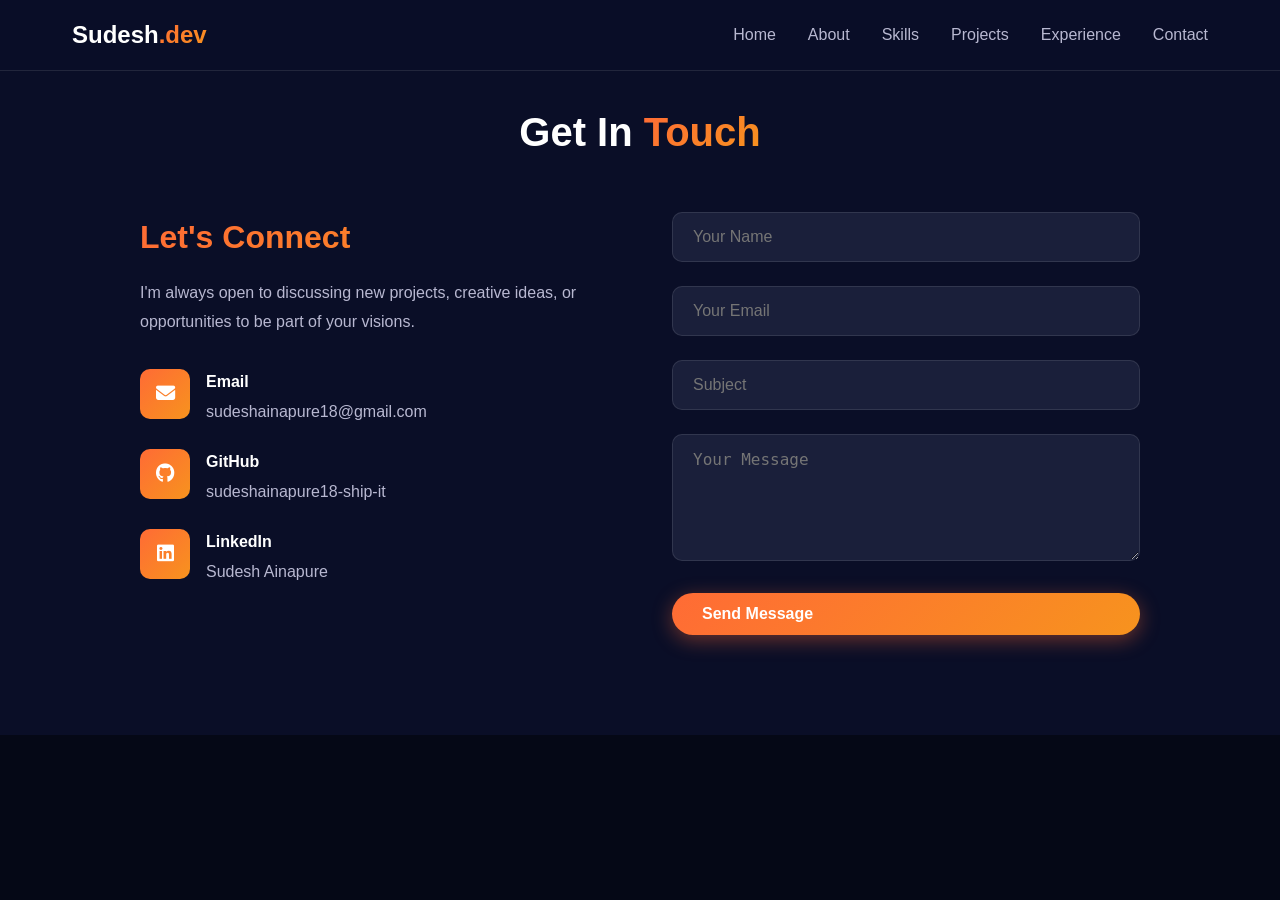
<file: contact.html>
<!DOCTYPE html>
<html lang="en">
<head>
    <meta charset="UTF-8">
    <meta name="viewport" content="width=device-width, initial-scale=1.0">
    <title>Sudesh Ainapure - AWS Cloud & DevOps Engineer</title>
    <link rel="stylesheet" href="style.css">
    <link rel="stylesheet" href="https://cdnjs.cloudflare.com/ajax/libs/font-awesome/6.4.0/css/all.min.css">
</head>
<body>
     <!-- Navigation -->
    <nav class="navbar" id="navbar">
        <div class="nav-container">
            <div class="logo">
                <span class="logo-text">Sudesh<span class="highlight">.dev</span></span>
            </div>
            <ul class="nav-menu" id="nav-menu">
               <li><a href="./index.html" class="nav-link">Home</a></li>
                <li><a href="./About.html" class="nav-link">About</a></li>
                <li><a href="./Skills.html" class="nav-link">Skills</a></li>
                <li><a href="./project.html" class="nav-link">Projects</a></li>
                <li><a href="./Exprience.html" class="nav-link">Experience</a></li>
                <li><a href="./contact.html" class="nav-link">Contact</a></li>
            </ul>
            <div class="hamburger" id="hamburger">
                <span></span>
                <span></span>
                <span></span>
            </div>
        </div>
    </nav>
     <!-- Contact Section -->
    <section id="contact" class="contact">
        <div class="container">
            <h2 class="section-title">Get In <span class="highlight">Touch</span></h2>
            <div class="contact-content">
                <div class="contact-info">
                    <h3 class="contact-subtitle">Let's Connect</h3>
                    <p class="contact-description">
                        I'm always open to discussing new projects, creative ideas, or 
                        opportunities to be part of your visions.
                    </p>
                    <div class="contact-details">
                        <div class="contact-item">
                            <div class="contact-icon">
                                <i class="fas fa-envelope"></i>
                            </div>
                            <div class="contact-text">
                                <h4>Email</h4>
                                <a href="mailto:sudeshainapure18@gmail.com">sudeshainapure18@gmail.com</a>
                            </div>
                        </div>
                        <div class="contact-item">
                            <div class="contact-icon">
                                <i class="fab fa-github"></i>
                            </div>
                            <div class="contact-text">
                                <h4>GitHub</h4>
                                <a href="https://github.com/sudeshainapure18-ship-it" target="_blank">sudeshainapure18-ship-it</a>
                            </div>
                        </div>
                        <div class="contact-item">
                            <div class="contact-icon">
                                <i class="fab fa-linkedin"></i>
                            </div>
                            <div class="contact-text">
                                <h4>LinkedIn</h4>
                                <a href="https://www.linkedin.com/in/sudesh-ainapure-471b55378" target="_blank">Sudesh Ainapure</a>
                            </div>
                        </div>
                    </div>
                </div>
                <div class="contact-form-wrapper">
                    <form id="contact-form" class="contact-form">
                        <div class="form-group">
                            <input type="text" name="name" placeholder="Your Name" required>
                        </div>
                        <div class="form-group">
                            <input type="email" name="email" placeholder="Your Email" required>
                        </div>
                        <div class="form-group">
                            <input type="text" name="subject" placeholder="Subject" required>
                        </div>
                        <div class="form-group">
                            <textarea name="message" rows="5" placeholder="Your Message" required></textarea>
                        </div>
                        <button type="submit" class="btn btn-primary btn-submit">
                            <span class="btn-text">Send Message</span>
                            <span class="btn-loader" style="display: none;">
                                <i class="fas fa-spinner fa-spin"></i>
                            </span>
                        </button>
                        <div id="form-message" class="form-message"></div>
                    </form>
                </div>
            </div>
        </div>
    </section>

</body>
</html>
</file>
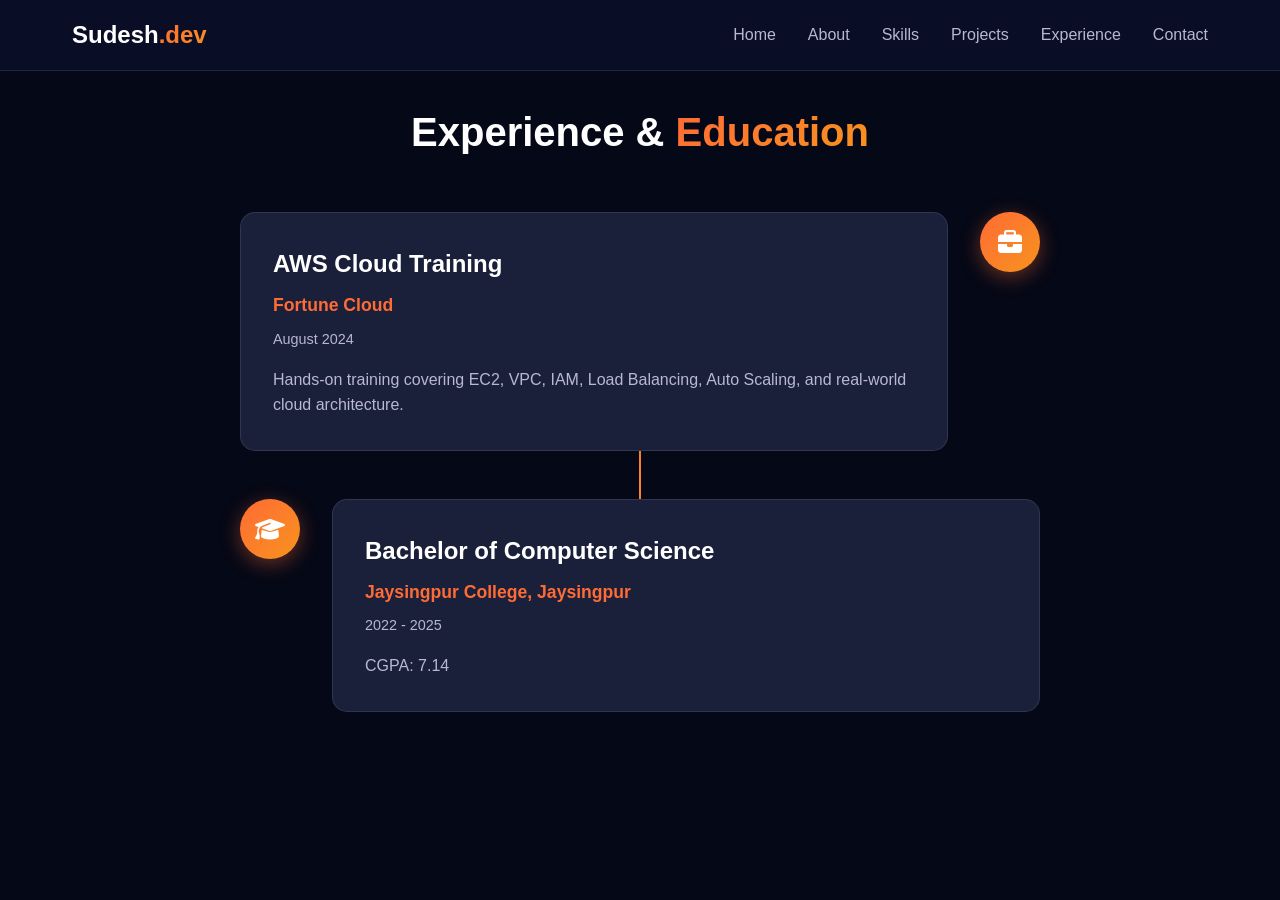
<file: Exprience.html>
<!DOCTYPE html>
<html lang="en">
<head>
    <meta charset="UTF-8">
    <meta name="viewport" content="width=device-width, initial-scale=1.0">
    <title>Sudesh Ainapure - AWS Cloud & DevOps Engineer</title>
    <link rel="stylesheet" href="style.css">
    <link rel="stylesheet" href="https://cdnjs.cloudflare.com/ajax/libs/font-awesome/6.4.0/css/all.min.css">
</head>
<body>
     <!-- Navigation -->
    <nav class="navbar" id="navbar">
        <div class="nav-container">
            <div class="logo">
                <span class="logo-text">Sudesh<span class="highlight">.dev</span></span>
            </div>
            <ul class="nav-menu" id="nav-menu">
              <li><a href="./index.html" class="nav-link">Home</a></li>
                <li><a href="./About.html" class="nav-link">About</a></li>
                <li><a href="./Skills.html" class="nav-link">Skills</a></li>
                <li><a href="./project.html" class="nav-link">Projects</a></li>
                <li><a href="./Exprience.html" class="nav-link">Experience</a></li>
                <li><a href="./contact.html" class="nav-link">Contact</a></li>
            <div class="hamburger" id="hamburger">
                <span></span>
                <span></span>
                <span></span>
            </div>
        </div>
    </nav>

    <!-- Experience Section -->
    <section id="experience" class="experience">
        <div class="container">
            <h2 class="section-title">Experience & <span class="highlight">Education</span></h2>
            <div class="timeline">
                <div class="timeline-item">
                    <div class="timeline-icon">
                        <i class="fas fa-briefcase"></i>
                    </div>
                    <div class="timeline-content">
                        <h3 class="timeline-title">AWS Cloud Training</h3>
                        <h4 class="timeline-company">Fortune Cloud</h4>
                        <p class="timeline-date">August 2024</p>
                        <p class="timeline-description">
                            Hands-on training covering EC2, VPC, IAM, Load Balancing, Auto Scaling, 
                            and real-world cloud architecture.
                        </p>
                    </div>
                </div>
                <div class="timeline-item">
                    <div class="timeline-icon">
                        <i class="fas fa-graduation-cap"></i>
                    </div>
                    <div class="timeline-content">
                        <h3 class="timeline-title">Bachelor of Computer Science</h3>
                        <h4 class="timeline-company">Jaysingpur College, Jaysingpur</h4>
                        <p class="timeline-date">2022 - 2025</p>
                        <p class="timeline-description">
                            CGPA: 7.14
                        </p>
                    </div>
                </div>
            </div>
        </div>
    </section>
</body>
</html>
</file>
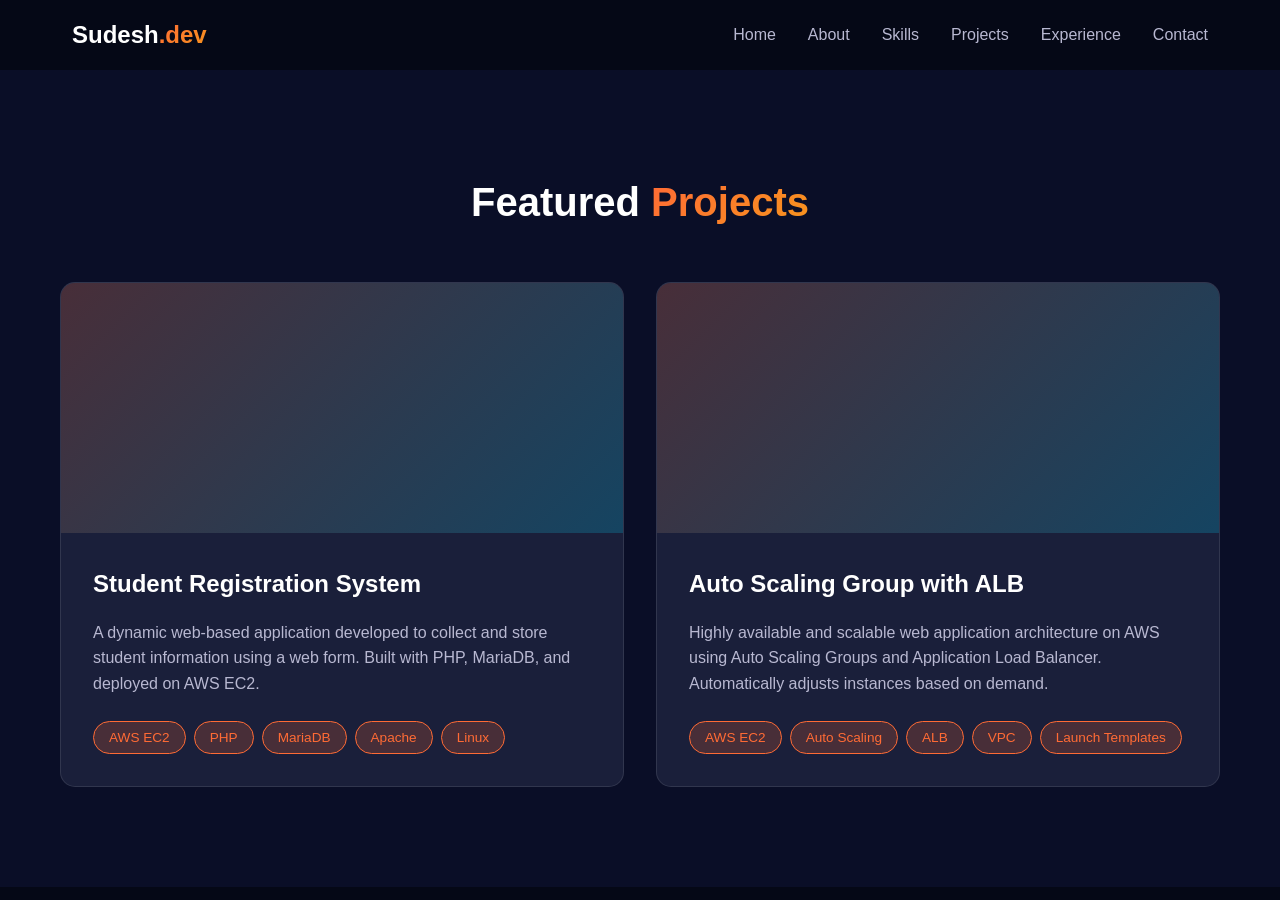
<file: project.html>
<!DOCTYPE html>
<html lang="en">
<head>
    <meta charset="UTF-8">
    <meta name="viewport" content="width=device-width, initial-scale=1.0">
    <title>Sudesh Ainapure - AWS Cloud & DevOps Engineer</title>
    <link rel="stylesheet" href="style.css">
    <link rel="stylesheet" href="https://cdnjs.cloudflare.com/ajax/libs/font-
</head>
<body>
     <!-- Navigation -->
    <nav class="navbar" id="navbar">
        <div class="nav-container">
            <div class="logo">
                <span class="logo-text">Sudesh<span class="highlight">.dev</span></span>
            </div>
            <ul class="nav-menu" id="nav-menu">
              <li><a href="./index.html" class="nav-link">Home</a></li>
                <li><a href="./About.html" class="nav-link">About</a></li>
                <li><a href="./Skills.html" class="nav-link">Skills</a></li>
                <li><a href="./project.html" class="nav-link">Projects</a></li>
                <li><a href="./Exprience.html" class="nav-link">Experience</a></li>
                <li><a href="./contact.html" class="nav-link">Contact</a></li>
            </ul>
            <div class="hamburger" id="hamburger">
                <span></span>
                <span></span>
                <span></span>
            </div>
        </div>
    </nav>
    <!-- Projects Section -->
    <section id="projects" class="projects">
        <div class="container">
            <h2 class="section-title">Featured <span class="highlight">Projects</span></h2>
            <div class="projects-grid">
                <div class="project-card">
                    <div class="project-image">
                        <div class="project-overlay">
                            <div class="project-links">
                                <a href="https://github.com/sudeshainapure18-ship-it/student-registration-from" target="_blank" class="project-link">
                                    <i class="fab fa-github"></i>
                                </a>
                            </div>
                        </div>
                        <div class="project-icon">
                            <i class="fas fa-user-graduate"></i>
                        </div>
                    </div>
                    <div class="project-content">
                        <h3 class="project-title">Student Registration System</h3>
                        <p class="project-description">
                            A dynamic web-based application developed to collect and store student 
                            information using a web form. Built with PHP, MariaDB, and deployed on AWS EC2.
                        </p>
                        <div class="project-tech">
                            <span class="tech-tag">AWS EC2</span>
                            <span class="tech-tag">PHP</span>
                            <span class="tech-tag">MariaDB</span>
                            <span class="tech-tag">Apache</span>
                            <span class="tech-tag">Linux</span>
                        </div>
                    </div>
                </div>

                <div class="project-card">
                    <div class="project-image">
                        <div class="project-overlay">
                            <div class="project-links">
                                <a href="https://github.com/sudeshainapure18-ship-it/AUTOMATIC-SCALLING-GROUP/tree/main/ASG#readme" target="_blank" class="project-link">
                                    <i class="fab fa-github"></i>
                                </a>
                            </div>
                        </div>
                        <div class="project-icon">
                            <i class="fas fa-chart-line"></i>
                        </div>
                    </div>
                    <div class="project-content">
                        <h3 class="project-title">Auto Scaling Group with ALB</h3>
                        <p class="project-description">
                            Highly available and scalable web application architecture on AWS using 
                            Auto Scaling Groups and Application Load Balancer. Automatically adjusts 
                            instances based on demand.
                        </p>
                        <div class="project-tech">
                            <span class="tech-tag">AWS EC2</span>
                            <span class="tech-tag">Auto Scaling</span>
                            <span class="tech-tag">ALB</span>
                            <span class="tech-tag">VPC</span>
                            <span class="tech-tag">Launch Templates</span>
                        </div>
                    </div>
                </div>
            </div>
        </div>
    </section>

</body>
</html>
</file>
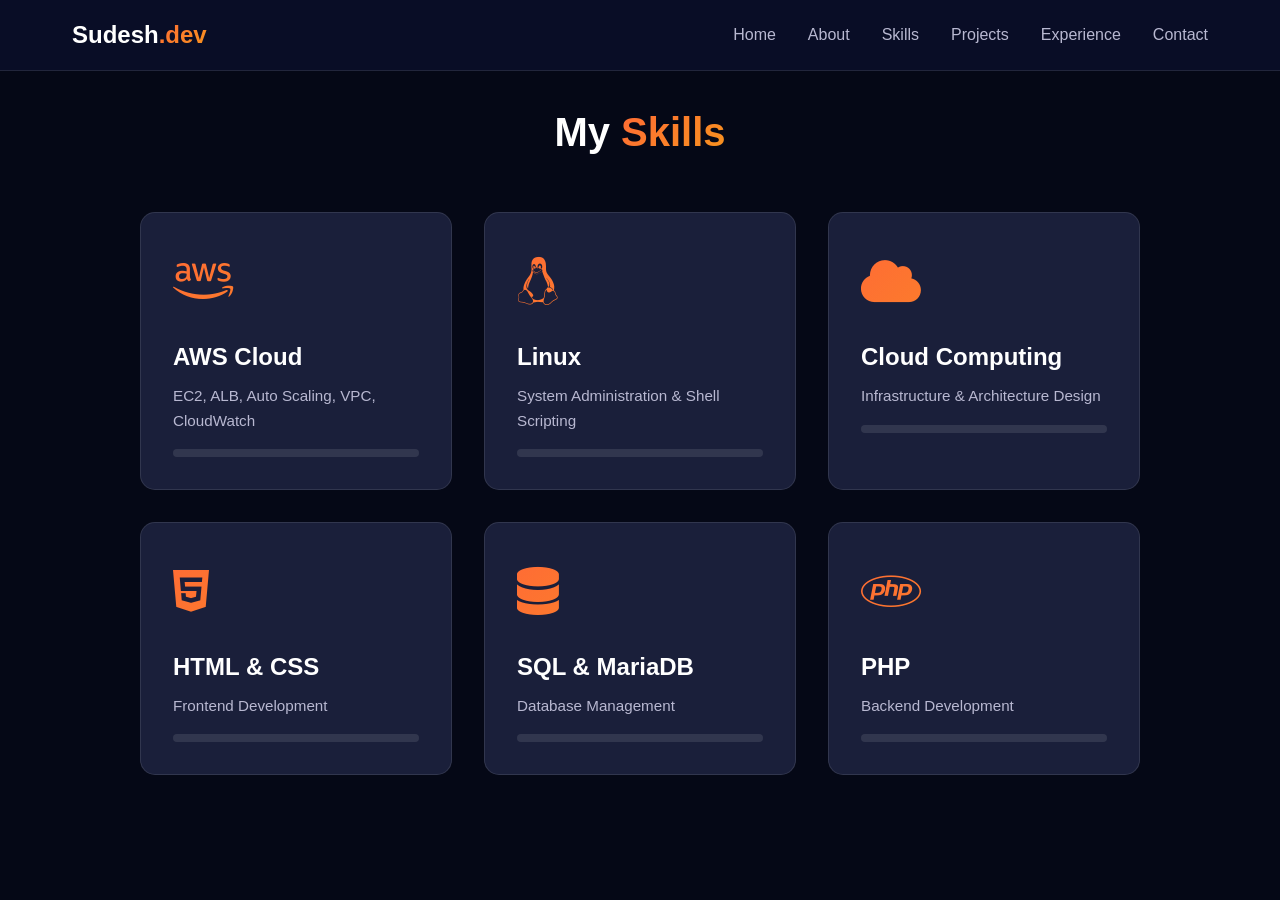
<file: Skills.html>
<!DOCTYPE html>
<html lang="en">
<head>
    <meta charset="UTF-8">
    <meta name="viewport" content="width=device-width, initial-scale=1.0">
    <title>Sudesh Ainapure - AWS Cloud & DevOps Engineer</title>
    <link rel="stylesheet" href="style.css">
    <link rel="stylesheet" href="https://cdnjs.cloudflare.com/ajax/libs/font-awesome/6.4.0/css/all.min.css">
</head>
<body>
     <!-- Navigation -->
    <nav class="navbar" id="navbar">
        <div class="nav-container">
            <div class="logo">
                <span class="logo-text">Sudesh<span class="highlight">.dev</span></span>
            </div>
            <ul class="nav-menu" id="nav-menu">
               <li><a href="./index.html" class="nav-link">Home</a></li>
                <li><a href="./About.html" class="nav-link">About</a></li>
                <li><a href="./Skills.html" class="nav-link">Skills</a></li>
                <li><a href="./project.html" class="nav-link">Projects</a></li>
                <li><a href="./Exprience.html" class="nav-link">Experience</a></li>
                <li><a href="./contact.html" class="nav-link">Contact</a></li>
            <div class="hamburger" id="hamburger">
                <span></span>
                <span></span>
                <span></span>
            </div>
        </div>
    </nav>

     <!-- Skills Section -->
    <section id="skills" class="skills">
        <div class="container">
            <h2 class="section-title">My <span class="highlight">Skills</span></h2>
            <div class="skills-grid">
                <div class="skill-card">
                    <div class="skill-icon">
                        <i class="fab fa-aws"></i>
                    </div>
                    <h3 class="skill-name">AWS Cloud</h3>
                    <p class="skill-description">EC2, ALB, Auto Scaling, VPC, CloudWatch</p>
                    <div class="skill-bar">
                        <div class="skill-progress" data-progress="85"></div>
                    </div>
                </div>
                <div class="skill-card">
                    <div class="skill-icon">
                        <i class="fab fa-linux"></i>
                    </div>
                    <h3 class="skill-name">Linux</h3>
                    <p class="skill-description">System Administration & Shell Scripting</p>
                    <div class="skill-bar">
                        <div class="skill-progress" data-progress="80"></div>
                    </div>
                </div>
                <div class="skill-card">
                    <div class="skill-icon">
                        <i class="fas fa-cloud"></i>
                    </div>
                    <h3 class="skill-name">Cloud Computing</h3>
                    <p class="skill-description">Infrastructure & Architecture Design</p>
                    <div class="skill-bar">
                        <div class="skill-progress" data-progress="85"></div>
                    </div>
                </div>
                <div class="skill-card">
                    <div class="skill-icon">
                        <i class="fab fa-html5"></i>
                    </div>
                    <h3 class="skill-name">HTML & CSS</h3>
                    <p class="skill-description">Frontend Development</p>
                    <div class="skill-bar">
                        <div class="skill-progress" data-progress="75"></div>
                    </div>
                </div>
                <div class="skill-card">
                    <div class="skill-icon">
                        <i class="fas fa-database"></i>
                    </div>
                    <h3 class="skill-name">SQL & MariaDB</h3>
                    <p class="skill-description">Database Management</p>
                    <div class="skill-bar">
                        <div class="skill-progress" data-progress="70"></div>
                    </div>
                </div>
                <div class="skill-card">
                    <div class="skill-icon">
                        <i class="fab fa-php"></i>
                    </div>
                    <h3 class="skill-name">PHP</h3>
                    <p class="skill-description">Backend Development</p>
                    <div class="skill-bar">
                        <div class="skill-progress" data-progress="70"></div>
                    </div>
                </div>
            </div>
        </div>
    </section>
</body>
</html>
</file>
<file: style.css>
/* ===== RESET & BASE STYLES ===== */
* {
    margin: 0;
    padding: 0;
    box-sizing: border-box;
}

:root {
    --primary-color: #FF6B35;
    --secondary-color: #F7931E;
    --accent-color: #00D9FF;
    --dark-bg: #0A0E27;
    --darker-bg: #050816;
    --card-bg: #1A1F3A;
    --text-primary: #FFFFFF;
    --text-secondary: #B8B8D1;
    --gradient-1: linear-gradient(135deg, #FF6B35 0%, #F7931E 100%);
    --gradient-2: linear-gradient(135deg, #00D9FF 0%, #0099FF 100%);
    --gradient-3: linear-gradient(135deg, #FF6B35 0%, #00D9FF 100%);
}

html {
    scroll-behavior: smooth;
}

body {
    font-family: 'Segoe UI', Tahoma, Geneva, Verdana, sans-serif;
    background-color: var(--darker-bg);
    color: var(--text-primary);
    line-height: 1.6;
    overflow-x: hidden;
}

.container {
    max-width: 1200px;
    margin: 0 auto;
    padding: 0 20px;
}

/* ===== PARTICLE BACKGROUND ===== */
#particles-js {
    position: fixed;
    width: 100%;
    height: 100%;
    top: 0;
    left: 0;
    z-index: -1;
    background: var(--darker-bg);
}

/* ===== NAVIGATION ===== */
.navbar {
    position: fixed;
    top: 0;
    width: 100%;
    background: rgba(10, 14, 39, 0.95);
    backdrop-filter: blur(10px);
    z-index: 1000;
    transition: all 0.3s ease;
    border-bottom: 1px solid rgba(255, 255, 255, 0.1);
}

.navbar.scrolled {
    background: rgba(10, 14, 39, 0.98);
    box-shadow: 0 5px 30px rgba(0, 0, 0, 0.3);
}

.nav-container {
    max-width: 1200px;
    margin: 0 auto;
    padding: 1rem 2rem;
    display: flex;
    justify-content: space-between;
    align-items: center;
}

.logo-text {
    font-size: 1.5rem;
    font-weight: 700;
    color: var(--text-primary);
}

.highlight {
    background: var(--gradient-1);
    -webkit-background-clip: text;
    -webkit-text-fill-color: transparent;
    background-clip: text;
}

.nav-menu {
    display: flex;
    list-style: none;
    gap: 2rem;
}

.nav-link {
    color: var(--text-secondary);
    text-decoration: none;
    font-weight: 500;
    transition: all 0.3s ease;
    position: relative;
}

.nav-link::after {
    content: '';
    position: absolute;
    bottom: -5px;
    left: 0;
    width: 0;
    height: 2px;
    background: var(--gradient-1);
    transition: width 0.3s ease;
}

.nav-link:hover {
    color: var(--text-primary);
}

.nav-link:hover::after {
    width: 100%;
}

.hamburger {
    display: none;
    flex-direction: column;
    cursor: pointer;
    gap: 5px;
}

.hamburger span {
    width: 25px;
    height: 3px;
    background: var(--text-primary);
    transition: all 0.3s ease;
}

/* ===== HERO SECTION ===== */
.hero {
    min-height: 100vh;
    display: flex;
    align-items: center;
    justify-content: center;
    padding: 100px 20px 50px;
    position: relative;
}

.hero-container {
    max-width: 1200px;
    margin: 0 auto;
}

.hero-content {
    display: grid;
    grid-template-columns: 1fr 1fr;
    gap: 4rem;
    align-items: center;
}

.hero-title {
    font-size: 3.5rem;
    font-weight: 800;
    margin-bottom: 1rem;
    line-height: 1.2;
}

.gradient-text {
    background: var(--gradient-1);
    -webkit-background-clip: text;
    -webkit-text-fill-color: transparent;
    background-clip: text;
}

.hero-subtitle {
    font-size: 2rem;
    color: var(--accent-color);
    margin-bottom: 1.5rem;
    font-weight: 600;
}

.hero-description {
    font-size: 1.1rem;
    color: var(--text-secondary);
    margin-bottom: 2rem;
    line-height: 1.8;
}

.hero-buttons {
    display: flex;
    gap: 1rem;
    margin-bottom: 2rem;
}

.btn {
    padding: 12px 30px;
    border-radius: 50px;
    text-decoration: none;
    font-weight: 600;
    transition: all 0.3s ease;
    display: inline-flex;
    align-items: center;
    gap: 10px;
    border: none;
    cursor: pointer;
    font-size: 1rem;
}

.btn-primary {
    background: var(--gradient-1);
    color: var(--text-primary);
    box-shadow: 0 5px 20px rgba(255, 107, 53, 0.4);
}

.btn-primary:hover {
    transform: translateY(-3px);
    box-shadow: 0 8px 30px rgba(255, 107, 53, 0.6);
}

.btn-secondary {
    background: transparent;
    color: var(--text-primary);
    border: 2px solid var(--primary-color);
}

.btn-secondary:hover {
    background: var(--gradient-1);
    transform: translateY(-3px);
}

.social-links {
    display: flex;
    gap: 1rem;
}

.social-icon {
    width: 45px;
    height: 45px;
    border-radius: 50%;
    background: var(--card-bg);
    display: flex;
    align-items: center;
    justify-content: center;
    color: var(--text-primary);
    text-decoration: none;
    transition: all 0.3s ease;
    border: 1px solid rgba(255, 255, 255, 0.1);
}

.social-icon:hover {
    background: var(--gradient-1);
    transform: translateY(-5px) rotate(360deg);
    box-shadow: 0 5px 20px rgba(255, 107, 53, 0.4);
}

.hero-image {
    position: relative;
}

.image-wrapper {
    position: relative;
    width: 400px;
    height: 400px;
    margin: 0 auto;
}

.image-wrapper img {
    width: 100%;
    height: 100%;
    object-fit: cover;
    border-radius: 50%;
    border: 5px solid transparent;
    background: var(--gradient-1);
    padding: 5px;
    animation: float 6s ease-in-out infinite;
    box-shadow: 0 20px 60px rgba(255, 107, 53, 0.3);
}

@keyframes float {
    0%, 100% { transform: translateY(0px); }
    50% { transform: translateY(-20px); }
}

.floating-icon {
    position: absolute;
    width: 60px;
    height: 60px;
    background: var(--card-bg);
    border-radius: 15px;
    display: flex;
    align-items: center;
    justify-content: center;
    font-size: 1.5rem;
    color: var(--primary-color);
    box-shadow: 0 10px 30px rgba(0, 0, 0, 0.3);
    animation: float-icon 4s ease-in-out infinite;
}

.icon-1 {
    top: 0;
    left: 0;
    animation-delay: 0s;
}

.icon-2 {
    top: 0;
    right: 0;
    animation-delay: 1s;
}

.icon-3 {
    bottom: 0;
    left: 0;
    animation-delay: 2s;
}

.icon-4 {
    bottom: 0;
    right: 0;
    animation-delay: 3s;
}

@keyframes float-icon {
    0%, 100% { transform: translateY(0px) rotate(0deg); }
    50% { transform: translateY(-15px) rotate(10deg); }
}

.scroll-indicator {
    position: absolute;
    bottom: 30px;
    left: 50%;
    transform: translateX(-50%);
}

.mouse {
    width: 25px;
    height: 40px;
    border: 2px solid var(--text-secondary);
    border-radius: 20px;
    position: relative;
    animation: scroll 2s infinite;
}

.mouse::before {
    content: '';
    position: absolute;
    top: 8px;
    left: 50%;
    transform: translateX(-50%);
    width: 4px;
    height: 8px;
    background: var(--primary-color);
    border-radius: 2px;
    animation: scroll-wheel 2s infinite;
}

@keyframes scroll {
    0%, 100% { opacity: 0; }
    50% { opacity: 1; }
}

@keyframes scroll-wheel {
    0% { transform: translateX(-50%) translateY(0); }
    100% { transform: translateX(-50%) translateY(15px); }
}

/* ===== SECTION STYLES ===== */
section {
    padding: 100px 20px;
    position: relative;
}

.section-title {
    font-size: 2.5rem;
    text-align: center;
    margin-bottom: 3rem;
    font-weight: 700;
}

/* ===== ABOUT SECTION ===== */
.about {
    background: var(--dark-bg);
}

.about-content {
    max-width: 900px;
    margin: 0 auto;
}

.about-description {
    font-size: 1.1rem;
    color: var(--text-secondary);
    margin-bottom: 1.5rem;
    line-height: 1.8;
}

.about-stats {
    display: grid;
    grid-template-columns: repeat(3, 1fr);
    gap: 2rem;
    margin-top: 3rem;
}

.stat-item {
    text-align: center;
    padding: 2rem;
    background: var(--card-bg);
    border-radius: 15px;
    transition: all 0.3s ease;
    border: 1px solid rgba(255, 255, 255, 0.1);
}

.stat-item:hover {
    transform: translateY(-10px);
    box-shadow: 0 10px 40px rgba(255, 107, 53, 0.2);
}

.stat-number {
    font-size: 3rem;
    background: var(--gradient-1);
    -webkit-background-clip: text;
    -webkit-text-fill-color: transparent;
    background-clip: text;
    font-weight: 800;
    margin-bottom: 0.5rem;
}

.stat-label {
    color: var(--text-secondary);
    font-size: 1rem;
}

/* ===== SKILLS SECTION ===== */
.skills-grid {
    display: grid;
    grid-template-columns: repeat(auto-fit, minmax(300px, 1fr));
    gap: 2rem;
    max-width: 1000px;
    margin: 0 auto;
}

.skill-card {
    background: var(--card-bg);
    padding: 2rem;
    border-radius: 15px;
    transition: all 0.3s ease;
    border: 1px solid rgba(255, 255, 255, 0.1);
    position: relative;
    overflow: hidden;
}

.skill-card::before {
    content: '';
    position: absolute;
    top: 0;
    left: 0;
    width: 100%;
    height: 4px;
    background: var(--gradient-1);
    transform: scaleX(0);
    transition: transform 0.3s ease;
}

.skill-card:hover::before {
    transform: scaleX(1);
}

.skill-card:hover {
    transform: translateY(-10px);
    box-shadow: 0 15px 40px rgba(255, 107, 53, 0.2);
}

.skill-icon {
    font-size: 3rem;
    background: var(--gradient-1);
    -webkit-background-clip: text;
    -webkit-text-fill-color: transparent;
    background-clip: text;
    margin-bottom: 1rem;
}

.skill-name {
    font-size: 1.5rem;
    margin-bottom: 0.5rem;
    color: var(--text-primary);
}

.skill-description {
    color: var(--text-secondary);
    margin-bottom: 1rem;
    font-size: 0.95rem;
}

.skill-bar {
    width: 100%;
    height: 8px;
    background: rgba(255, 255, 255, 0.1);
    border-radius: 10px;
    overflow: hidden;
}

.skill-progress {
    height: 100%;
    background: var(--gradient-1);
    border-radius: 10px;
    width: 0;
    transition: width 1s ease;
}

/* ===== PROJECTS SECTION ===== */
.projects {
    background: var(--dark-bg);
}

.projects-grid {
    display: grid;
    grid-template-columns: repeat(auto-fit, minmax(350px, 1fr));
    gap: 2rem;
}

.project-card {
    background: var(--card-bg);
    border-radius: 15px;
    overflow: hidden;
    transition: all 0.3s ease;
    border: 1px solid rgba(255, 255, 255, 0.1);
}

.project-card:hover {
    transform: translateY(-10px);
    box-shadow: 0 20px 50px rgba(255, 107, 53, 0.3);
}

.project-image {
    position: relative;
    height: 250px;
    background: linear-gradient(135deg, rgba(255, 107, 53, 0.2), rgba(0, 217, 255, 0.2));
    display: flex;
    align-items: center;
    justify-content: center;
    overflow: hidden;
}

.project-icon {
    font-size: 5rem;
    color: rgba(255, 255, 255, 0.3);
    transition: all 0.3s ease;
}

.project-card:hover .project-icon {
    transform: scale(1.2) rotate(10deg);
}

.project-overlay {
    position: absolute;
    top: 0;
    left: 0;
    width: 100%;
    height: 100%;
    background: rgba(10, 14, 39, 0.9);
    display: flex;
    align-items: center;
    justify-content: center;
    opacity: 0;
    transition: all 0.3s ease;
}

.project-card:hover .project-overlay {
    opacity: 1;
}

.project-links {
    display: flex;
    gap: 1rem;
}

.project-link {
    width: 50px;
    height: 50px;
    border-radius: 50%;
    background: var(--gradient-1);
    display: flex;
    align-items: center;
    justify-content: center;
    color: var(--text-primary);
    text-decoration: none;
    transition: all 0.3s ease;
}

.project-link:hover {
    transform: scale(1.2) rotate(360deg);
}

.project-content {
    padding: 2rem;
}

.project-title {
    font-size: 1.5rem;
    margin-bottom: 1rem;
    color: var(--text-primary);
}

.project-description {
    color: var(--text-secondary);
    margin-bottom: 1.5rem;
    line-height: 1.6;
}

.project-tech {
    display: flex;
    flex-wrap: wrap;
    gap: 0.5rem;
}

.tech-tag {
    padding: 5px 15px;
    background: rgba(255, 107, 53, 0.2);
    border: 1px solid var(--primary-color);
    border-radius: 20px;
    font-size: 0.85rem;
    color: var(--primary-color);
}

/* ===== EXPERIENCE SECTION ===== */
.timeline {
    max-width: 800px;
    margin: 0 auto;
    position: relative;
}

.timeline::before {
    content: '';
    position: absolute;
    left: 50%;
    transform: translateX(-50%);
    width: 2px;
    height: 100%;
    background: var(--gradient-1);
}

.timeline-item {
    display: flex;
    gap: 2rem;
    margin-bottom: 3rem;
    position: relative;
}

.timeline-item:nth-child(odd) {
    flex-direction: row-reverse;
}

.timeline-icon {
    width: 60px;
    height: 60px;
    border-radius: 50%;
    background: var(--gradient-1);
    display: flex;
    align-items: center;
    justify-content: center;
    font-size: 1.5rem;
    color: var(--text-primary);
    flex-shrink: 0;
    position: relative;
    z-index: 1;
    box-shadow: 0 5px 20px rgba(255, 107, 53, 0.4);
}

.timeline-content {
    flex: 1;
    background: var(--card-bg);
    padding: 2rem;
    border-radius: 15px;
    border: 1px solid rgba(255, 255, 255, 0.1);
    transition: all 0.3s ease;
}

.timeline-content:hover {
    transform: translateY(-5px);
    box-shadow: 0 10px 30px rgba(255, 107, 53, 0.2);
}

.timeline-title {
    font-size: 1.5rem;
    margin-bottom: 0.5rem;
    color: var(--text-primary);
}

.timeline-company {
    color: var(--primary-color);
    margin-bottom: 0.5rem;
    font-size: 1.1rem;
}

.timeline-date {
    color: var(--text-secondary);
    font-size: 0.9rem;
    margin-bottom: 1rem;
}

.timeline-description {
    color: var(--text-secondary);
    line-height: 1.6;
}

/* ===== CONTACT SECTION ===== */
.contact {
    background: var(--dark-bg);
}

.contact-content {
    display: grid;
    grid-template-columns: 1fr 1fr;
    gap: 4rem;
    max-width: 1000px;
    margin: 0 auto;
}

.contact-subtitle {
    font-size: 2rem;
    margin-bottom: 1rem;
    background: var(--gradient-1);
    -webkit-background-clip: text;
    -webkit-text-fill-color: transparent;
    background-clip: text;
}

.contact-description {
    color: var(--text-secondary);
    margin-bottom: 2rem;
    line-height: 1.8;
}

.contact-details {
    display: flex;
    flex-direction: column;
    gap: 1.5rem;
}

.contact-item {
    display: flex;
    gap: 1rem;
    align-items: flex-start;
}

.contact-icon {
    width: 50px;
    height: 50px;
    border-radius: 10px;
    background: var(--gradient-1);
    display: flex;
    align-items: center;
    justify-content: center;
    font-size: 1.2rem;
    color: var(--text-primary);
    flex-shrink: 0;
}

.contact-text h4 {
    margin-bottom: 0.3rem;
    color: var(--text-primary);
}

.contact-text a {
    color: var(--text-secondary);
    text-decoration: none;
    transition: color 0.3s ease;
}

.contact-text a:hover {
    color: var(--primary-color);
}

.contact-form {
    display: flex;
    flex-direction: column;
    gap: 1.5rem;
}

.form-group input,
.form-group textarea {
    width: 100%;
    padding: 15px 20px;
    background: var(--card-bg);
    border: 1px solid rgba(255, 255, 255, 0.1);
    border-radius: 10px;
    color: var(--text-primary);
    font-size: 1rem;
    transition: all 0.3s ease;
}

.form-group input:focus,
.form-group textarea:focus {
    outline: none;
    border-color: var(--primary-color);
    box-shadow: 0 0 20px rgba(255, 107, 53, 0.2);
}

.form-group textarea {
    resize: vertical;
    min-height: 120px;
}

.btn-submit {
    width: 100%;
    position: relative;
}

.form-message {
    padding: 15px;
    border-radius: 10px;
    text-align: center;
    font-weight: 500;
    display: none;
}

.form-message.success {
    background: rgba(0, 217, 127, 0.2);
    border: 1px solid #00D97F;
    color: #00D97F;
    display: block;
}

.form-message.error {
    background: rgba(255, 107, 53, 0.2);
    border: 1px solid var(--primary-color);
    color: var(--primary-color);
    display: block;
}

/* ===== FOOTER ===== */
.footer {
    background: var(--darker-bg);
    padding: 2rem 0;
    border-top: 1px solid rgba(255, 255, 255, 0.1);
}

.footer-content {
    display: flex;
    justify-content: space-between;
    align-items: center;
    max-width: 1200px;
    margin: 0 auto;
    padding: 0 20px;
}

.footer-social {
    display: flex;
    gap: 1rem;
}

.footer-link {
    width: 40px;
    height: 40px;
    border-radius: 50%;
    background: var(--card-bg);
    display: flex;
    align-items: center;
    justify-content: center;
    color: var(--text-primary);
    text-decoration: none;
    transition: all 0.3s ease;
}

.footer-link:hover {
    background: var(--gradient-1);
    transform: translateY(-3px);
}

/* ===== RESPONSIVE DESIGN ===== */
@media (max-width: 968px) {
    .nav-menu {
        position: fixed;
        left: -100%;
        top: 70px;
        flex-direction: column;
        background: rgba(10, 14, 39, 0.98);
        width: 100%;
        text-align: center;
        transition: 0.3s;
        padding: 2rem 0;
        gap: 1rem;
    }

    .nav-menu.active {
        left: 0;
    }

    .hamburger {
        display: flex;
    }

    .hero-content {
        grid-template-columns: 1fr;
        text-align: center;
    }

    .hero-title {
        font-size: 2.5rem;
    }

    .hero-subtitle {
        font-size: 1.5rem;
    }

    .hero-buttons {
        justify-content: center;
        flex-wrap: wrap;
    }

    .social-links {
        justify-content: center;
    }

    .image-wrapper {
        width: 300px;
        height: 300px;
    }

    .about-stats {
        grid-template-columns: 1fr;
    }

    .skills-grid {
        grid-template-columns: 1fr;
    }

    .projects-grid {
        grid-template-columns: 1fr;
    }

    .timeline::before {
        left: 30px;
    }

    .timeline-item {
        flex-direction: row !important;
        padding-left: 80px;
    }

    .timeline-icon {
        position: absolute;
        left: 0;
    }

    .contact-content {
        grid-template-columns: 1fr;
    }

    .footer-content {
        flex-direction: column;
        gap: 1rem;
        text-align: center;
    }
}

@media (max-width: 480px) {
    .hero-title {
        font-size: 2rem;
    }

    .hero-subtitle {
        font-size: 1.2rem;
    }

    .section-title {
        font-size: 2rem;
    }

    .image-wrapper {
        width: 250px;
        height: 250px;
    }

    .floating-icon {
        width: 45px;
        height: 45px;
        font-size: 1.2rem;
    }
}

/* ===== RESUME DOWNLOAD BUTTON - OUTLINE STYLE ===== */
.btn-outline {
    background: transparent;
    color: #FF6B35;
    border: 2px solid #FF6B35;
    padding: 12px 30px;
    border-radius: 50px;
    text-decoration: none;
    font-weight: 600;
    display: inline-flex;
    align-items: center;
    gap: 10px;
    transition: all 0.3s ease;
}

.btn-outline:hover {
    background: var(--gradient-1);
    color: white;
    transform: translateY(-3px);
    box-shadow: 0 10px 30px rgba(255, 107, 53, 0.4);
}

.btn-outline i {
    font-size: 1.1em;
}

/* Make buttons responsive on mobile */
@media (max-width: 768px) {
    .hero-buttons {
        flex-direction: column;
        gap: 15px;
        width: 100%;
    }
    
    .hero-buttons .btn {
        width: 100%;
        justify-content: center;
    }
}
</file>
